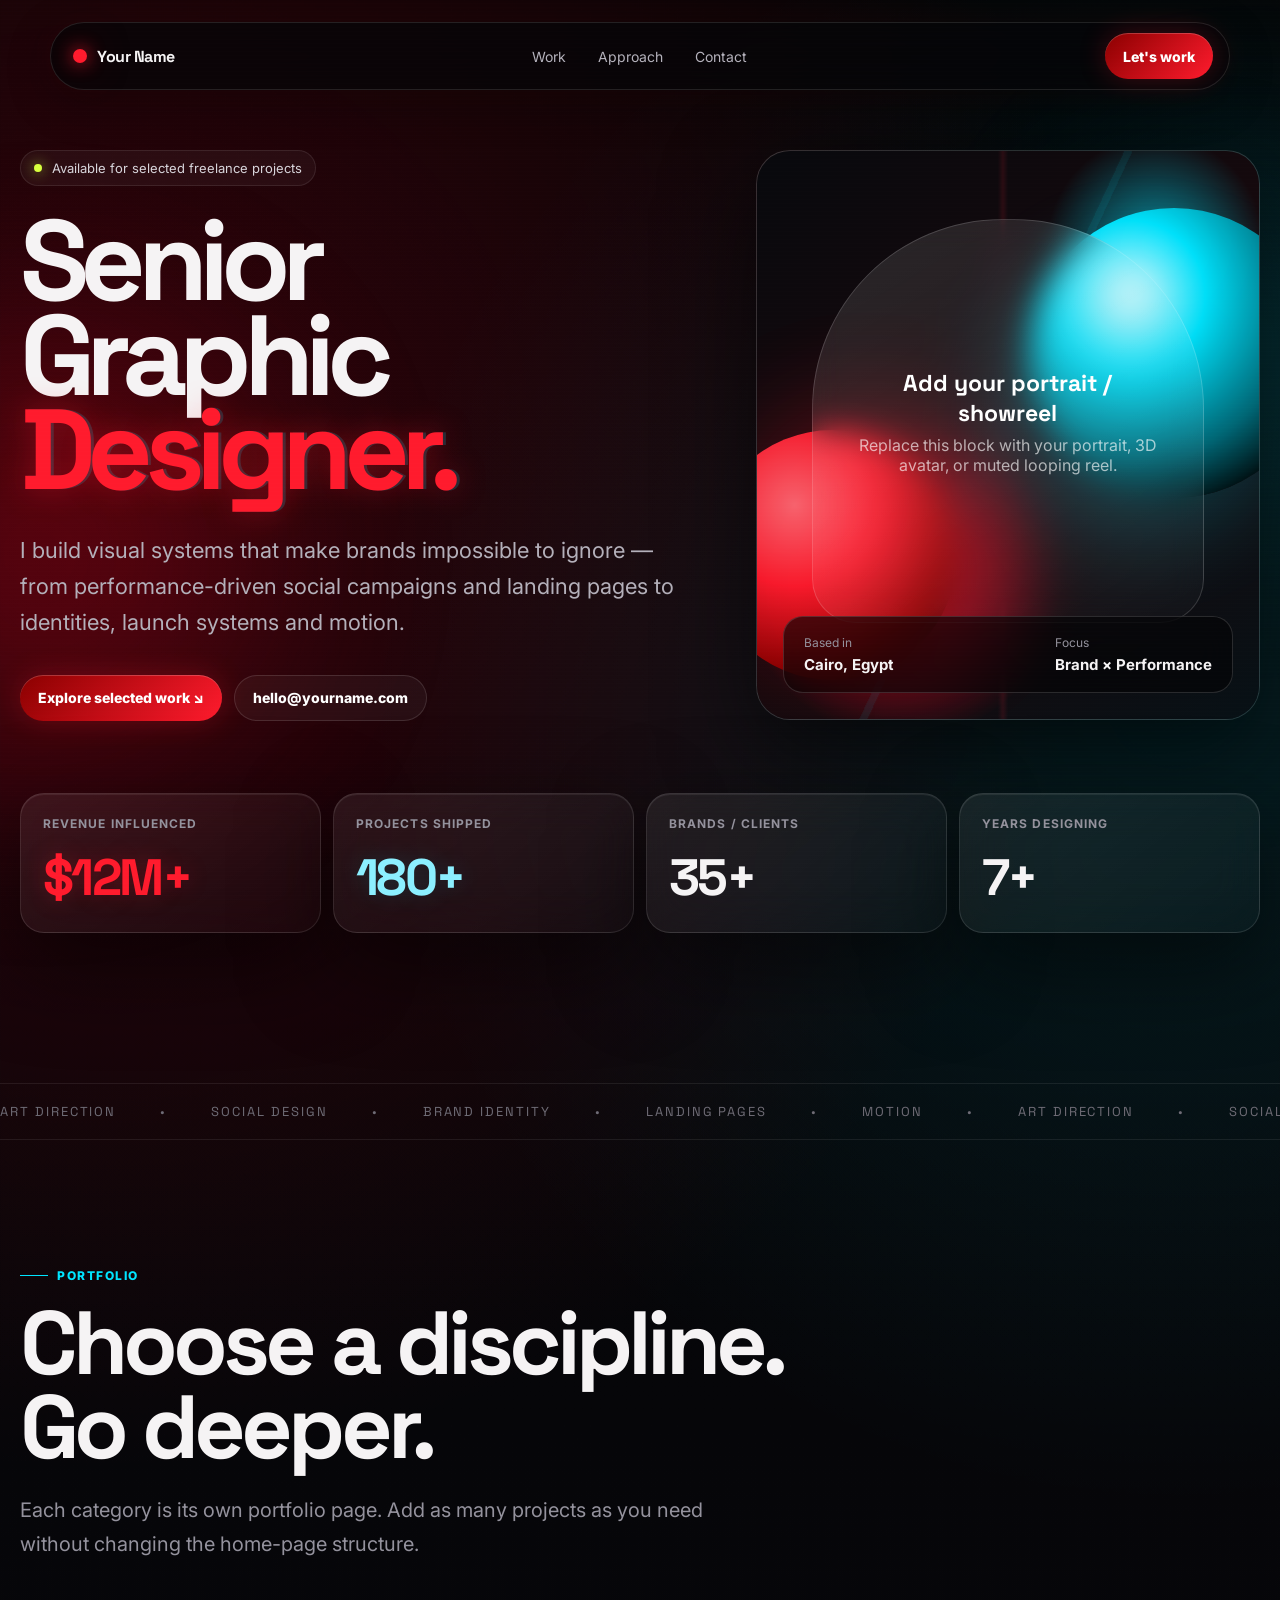
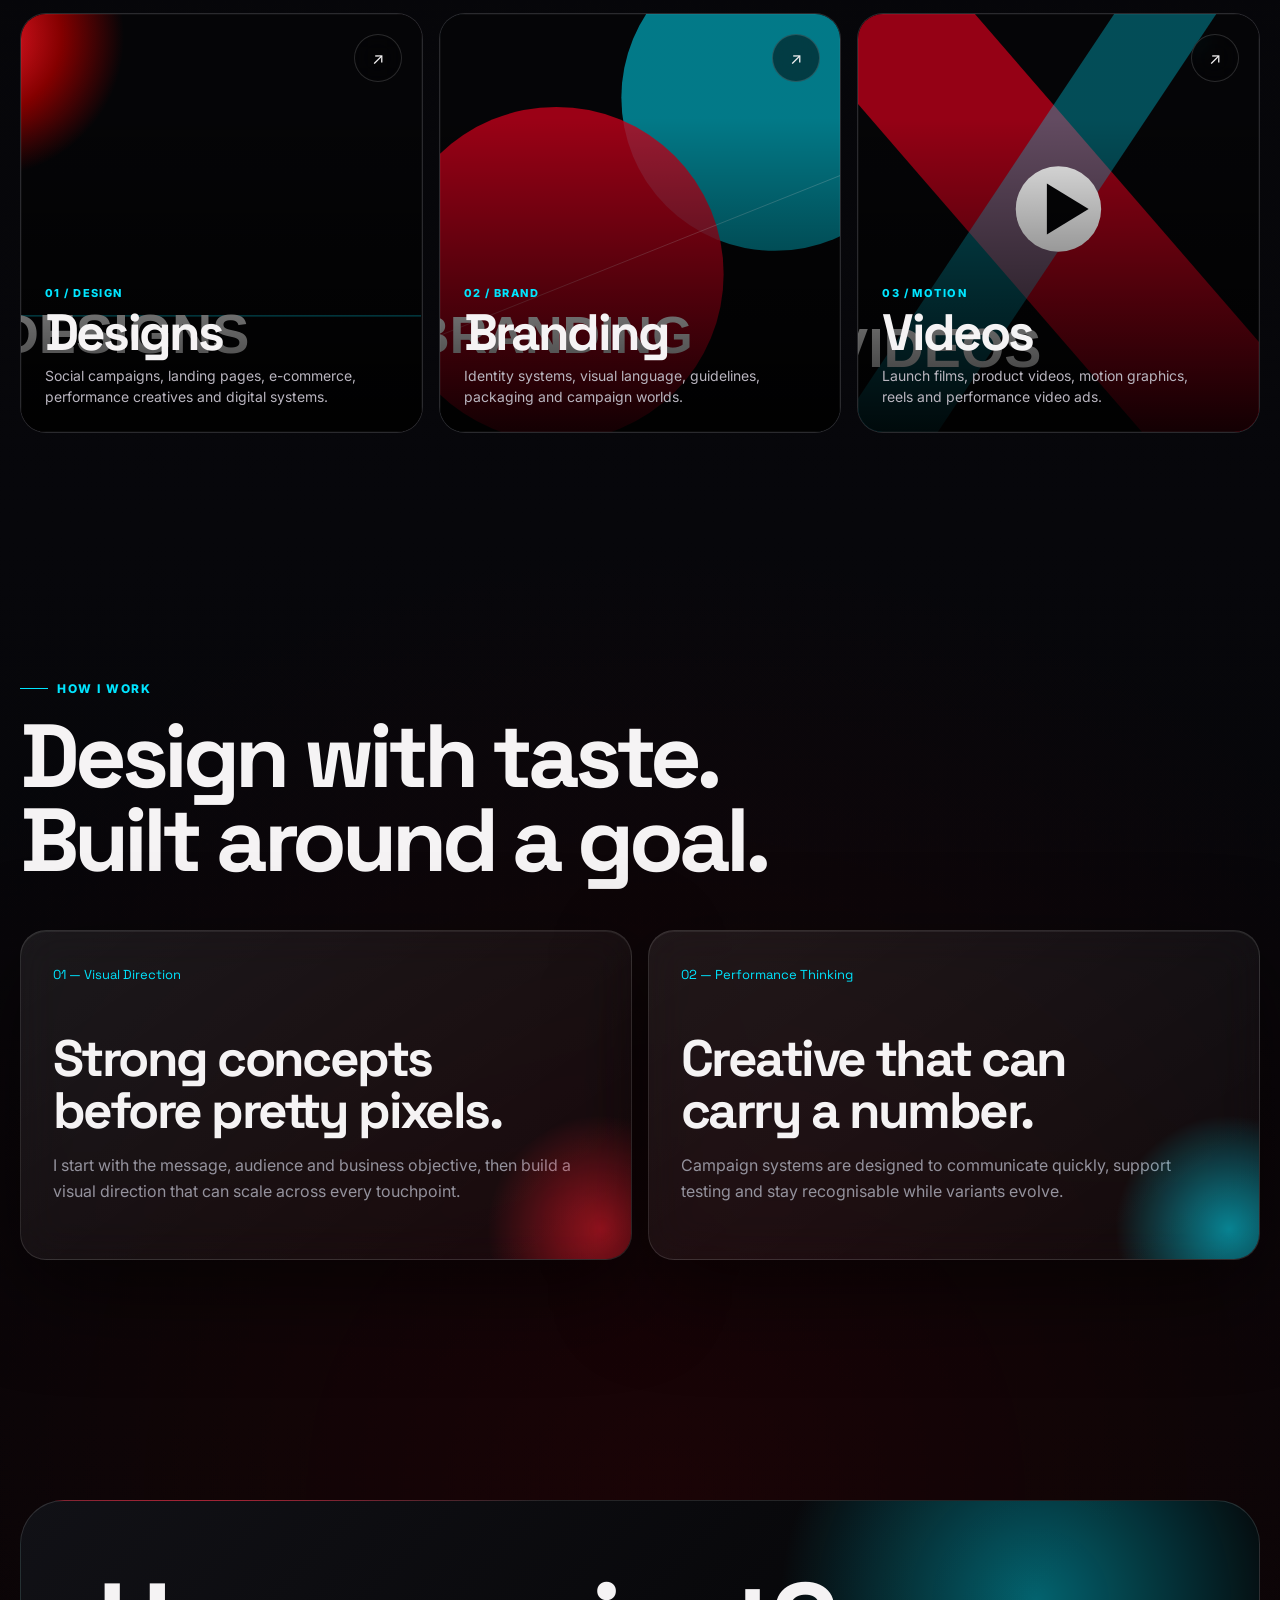
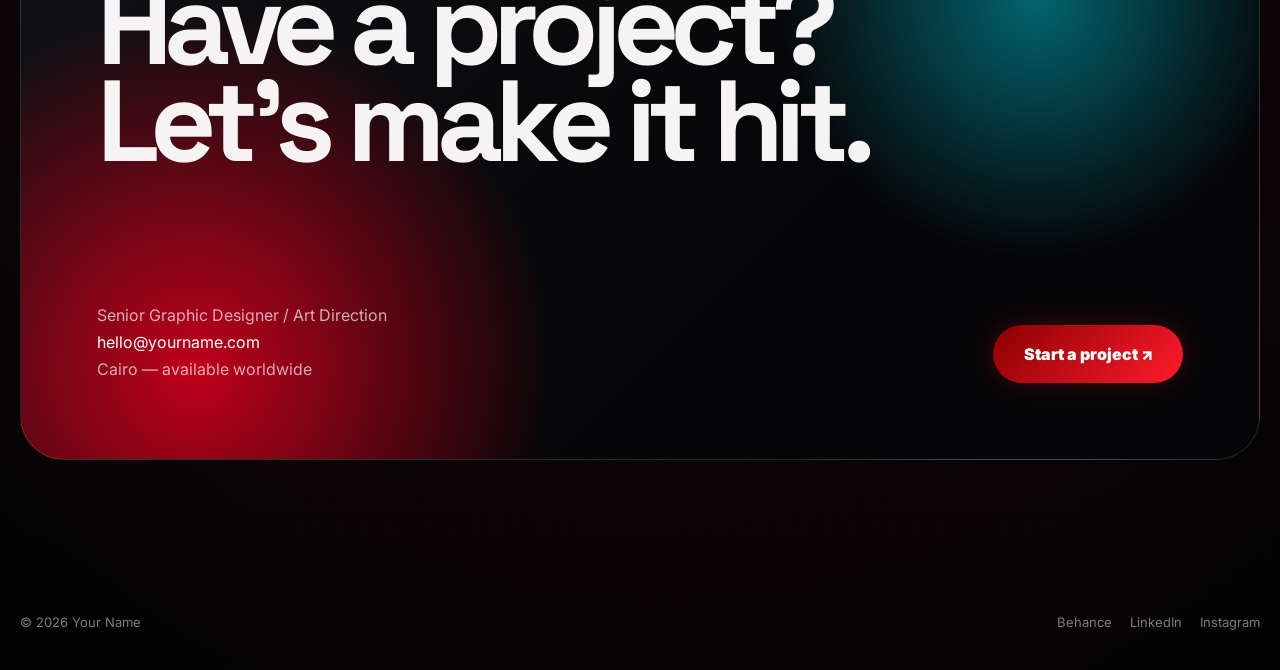
<file: index.html>
<!doctype html>
<html lang="en">
<head>
  <meta charset="utf-8">
  <meta name="viewport" content="width=device-width, initial-scale=1">
  <meta name="description" content="Senior Graphic Designer portfolio — social design, landing pages, branding and motion.">
  <title>Your Name — Senior Graphic Designer</title>
  <link rel="preconnect" href="https://fonts.googleapis.com">
  <link rel="preconnect" href="https://fonts.gstatic.com" crossorigin>
  <link href="https://fonts.googleapis.com/css2?family=Inter:wght@400;500;600;700;800;900&family=Space+Grotesk:wght@500;600;700&display=swap" rel="stylesheet">
  <link rel="stylesheet" href="styles.css">
</head>
<body>
  <div class="cursor-glow" aria-hidden="true"></div>

  <header class="site-header">
    <nav class="nav" aria-label="Main navigation">
      <a class="brand" href="index.html"><span class="brand-mark"></span><span>Your Name</span></a>
      <div class="nav-links">
        <a href="#work">Work</a>
        <a href="#approach">Approach</a>
        <a href="#contact">Contact</a>
      </div>
      <button class="menu-toggle" type="button" aria-label="Open navigation" aria-expanded="false" aria-controls="mobile-menu"><span></span></button>
      <a class="nav-cta magnetic" href="mailto:hello@yourname.com">Let's work</a>
    </nav>
    <div class="mobile-menu" id="mobile-menu" aria-label="Mobile navigation">
      <a href="#work">Work</a>
      <a href="#approach">Approach</a>
      <a href="#contact">Contact</a>
      <a href="designs.html">Designs</a>
      <a href="branding.html">Branding</a>
      <a href="videos.html">Videos</a>
    </div>
  </header>

  <main>
    <section class="hero">
      <div class="ambient red"></div>
      <div class="ambient blue"></div>
      <div class="container hero-grid">
        <div class="reveal">
          <div class="status"><span class="status-dot"></span>Available for selected freelance projects</div>
          <h1>Senior<br>Graphic <span class="accent">Designer.</span></h1>
          <p class="hero-sub">I build visual systems that make brands impossible to ignore — from performance-driven social campaigns and landing pages to identities, launch systems and motion.</p>
          <div class="hero-actions">
            <a href="#work" class="btn btn-primary magnetic">Explore selected work ↘</a>
            <a href="mailto:hello@yourname.com" class="btn btn-secondary">hello@yourname.com</a>
          </div>
        </div>

        <aside class="hero-card glass reveal" aria-label="Designer portrait area">
          <div class="orb one" data-parallax="14"></div>
          <div class="orb two" data-parallax="-10"></div>
          <div class="portrait-placeholder">
            <div><strong>Add your portrait / showreel</strong>Replace this block with your portrait, 3D avatar, or muted looping reel.</div>
          </div>
          <div class="availability-card">
            <div><span>Based in</span><strong>Cairo, Egypt</strong></div>
            <div><span>Focus</span><strong>Brand × Performance</strong></div>
          </div>
        </aside>

        <div class="stats reveal" aria-label="Professional impact statistics">
          <!-- Replace these numbers with your verified results -->
          <article class="stat glass red"><small>Revenue influenced</small><strong data-counter="12" data-prefix="$" data-suffix="M+">$0M+</strong></article>
          <article class="stat glass blue"><small>Projects shipped</small><strong data-counter="180" data-suffix="+">0+</strong></article>
          <article class="stat glass"><small>Brands / clients</small><strong data-counter="35" data-suffix="+">0+</strong></article>
          <article class="stat glass"><small>Years designing</small><strong data-counter="7" data-suffix="+">0+</strong></article>
        </div>
      </div>
    </section>

    <div class="marquee" aria-hidden="true">
      <div class="marquee-track">
        <span>Art Direction</span><span>•</span><span>Social Design</span><span>•</span><span>Brand Identity</span><span>•</span><span>Landing Pages</span><span>•</span><span>Motion</span><span>•</span>
        <span>Art Direction</span><span>•</span><span>Social Design</span><span>•</span><span>Brand Identity</span><span>•</span><span>Landing Pages</span><span>•</span><span>Motion</span><span>•</span>
      </div>
    </div>

    <section class="section" id="work">
      <div class="container">
        <div class="reveal">
          <span class="eyebrow">Portfolio</span>
          <h2 class="section-title">Choose a discipline.<br>Go deeper.</h2>
          <p class="section-copy">Each category is its own portfolio page. Add as many projects as you need without changing the home-page structure.</p>
        </div>

        <div class="category-portals">
          <!-- THUMBNAIL: replace the src value with any image URL or exported project cover -->
          <a class="portal reveal" href="designs.html">
            <img class="portal-thumb thumb-designs" alt="Designs category thumbnail" src="data:image/svg+xml,%3Csvg xmlns='http://www.w3.org/2000/svg' viewBox='0 0 1200 900'%3E%3Cdefs%3E%3CradialGradient id='r' cx='.2' cy='.2'%3E%3Cstop stop-color='%23ff1b2d'/%3E%3Cstop offset='.55' stop-color='%238b0000'/%3E%3Cstop offset='1' stop-color='%23050507'/%3E%3C/radialGradient%3E%3C/defs%3E%3Crect width='1200' height='900' fill='%23050507'/%3E%3Ccircle cx='270' cy='230' r='300' fill='url(%23r)'/%3E%3Cpath d='M160 650h870' stroke='%2300e5ff' stroke-width='3' opacity='.7'/%3E%3Ctext x='120' y='730' fill='white' font-family='Arial' font-size='120' font-weight='700'%3EDESIGNS%3C/text%3E%3C/svg%3E">
            <span class="portal-arrow">↗</span>
            <div class="portal-content"><span class="portal-index">01 / Design</span><h3>Designs</h3><p>Social campaigns, landing pages, e-commerce, performance creatives and digital systems.</p></div>
          </a>

          <a class="portal reveal" href="branding.html">
            <img class="portal-thumb thumb-branding" alt="Branding category thumbnail" src="data:image/svg+xml,%3Csvg xmlns='http://www.w3.org/2000/svg' viewBox='0 0 1200 900'%3E%3Crect width='1200' height='900' fill='%23050507'/%3E%3Ccircle cx='890' cy='180' r='330' fill='%2300e5ff' opacity='.55'/%3E%3Ccircle cx='420' cy='560' r='360' fill='%23d0001b' opacity='.78'/%3E%3Cpath d='M0 760L1200 280' stroke='white' stroke-width='2' opacity='.25'/%3E%3Ctext x='110' y='730' fill='white' font-family='Arial' font-size='112' font-weight='700'%3EBRANDING%3C/text%3E%3C/svg%3E">
            <span class="portal-arrow">↗</span>
            <div class="portal-content"><span class="portal-index">02 / Brand</span><h3>Branding</h3><p>Identity systems, visual language, guidelines, packaging and campaign worlds.</p></div>
          </a>

          <a class="portal reveal" href="videos.html">
            <img class="portal-thumb thumb-videos" alt="Videos category thumbnail" src="data:image/svg+xml,%3Csvg xmlns='http://www.w3.org/2000/svg' viewBox='0 0 1200 900'%3E%3Crect width='1200' height='900' fill='%23050507'/%3E%3Cpath d='M0 0h420L1200 900H780z' fill='%23d0001b' opacity='.75'/%3E%3Cpath d='M720 0h220L340 900H120z' fill='%2300e5ff' opacity='.34'/%3E%3Ccircle cx='600' cy='420' r='92' fill='white'/%3E%3Cpath d='M575 365l90 55-90 55z' fill='%23050507'/%3E%3Ctext x='110' y='760' fill='white' font-family='Arial' font-size='120' font-weight='700'%3EVIDEOS%3C/text%3E%3C/svg%3E">
            <span class="portal-arrow">↗</span>
            <div class="portal-content"><span class="portal-index">03 / Motion</span><h3>Videos</h3><p>Launch films, product videos, motion graphics, reels and performance video ads.</p></div>
          </a>
        </div>
      </div>
    </section>

    <section class="section" id="approach">
      <div class="container">
        <div class="reveal"><span class="eyebrow">How I work</span><h2 class="section-title">Design with taste.<br>Built around a goal.</h2></div>
        <div class="value-grid">
          <article class="value-card glass red reveal"><span class="value-number">01 — Visual Direction</span><h3>Strong concepts before pretty pixels.</h3><p>I start with the message, audience and business objective, then build a visual direction that can scale across every touchpoint.</p></article>
          <article class="value-card glass blue reveal"><span class="value-number">02 — Performance Thinking</span><h3>Creative that can carry a number.</h3><p>Campaign systems are designed to communicate quickly, support testing and stay recognisable while variants evolve.</p></article>
        </div>
      </div>
    </section>

    <section class="section" id="contact">
      <div class="container">
        <div class="contact-card reveal">
          <h2>Have a project?<br>Let’s make it hit.</h2>
          <div class="contact-bottom">
            <div class="contact-meta"><div>Senior Graphic Designer / Art Direction</div><a href="mailto:hello@yourname.com">hello@yourname.com</a><br><span>Cairo — available worldwide</span></div>
            <a class="contact-btn magnetic" href="mailto:hello@yourname.com">Start a project ↗</a>
          </div>
        </div>
      </div>
    </section>
  </main>

  <footer><div class="container footer-inner"><span>© <span data-year></span> Your Name</span><div class="footer-links"><a href="#">Behance</a><a href="#">LinkedIn</a><a href="#">Instagram</a></div></div></footer>
  <script src="app.js"></script>
</body>
</html>
</file>
<file: styles.css>
/* =========================================================
   PORTFOLIO DESIGN SYSTEM
   Change these variables to recolor the entire website.
   ========================================================= */
:root {
  --bg: #050507;
  --bg-2: #09090d;
  --panel: rgba(16, 16, 22, 0.72);
  --panel-strong: rgba(22, 22, 29, 0.9);
  --line: rgba(255, 255, 255, 0.12);
  --line-hot: rgba(255, 27, 45, 0.42);
  --text: #f5f3f4;
  --muted: #94929d;

  /* Main cyberpunk palette */
  --blood: #8b0000;
  --red: #d0001b;
  --red-hot: #ff1b2d;
  --cyan: #00e5ff;
  --cyan-soft: #8cefff;
  --violet: #8a2be2;
  --acid: #d7ff3f;

  --max: 1240px;
  --radius-xl: 34px;
  --radius-lg: 26px;
  --radius-md: 18px;
  --shadow: 0 30px 90px rgba(0, 0, 0, 0.55);
  --font-display: "Space Grotesk", "Inter", sans-serif;
  --font-body: "Inter", sans-serif;
}

* { box-sizing: border-box; }
html { scroll-behavior: smooth; }
body {
  margin: 0;
  min-height: 100vh;
  overflow-x: hidden;
  color: var(--text);
  font-family: var(--font-body);
  -webkit-font-smoothing: antialiased;
  background:
    radial-gradient(circle at 8% 12%, rgba(208,0,27,.22), transparent 28%),
    radial-gradient(circle at 92% 18%, rgba(0,229,255,.11), transparent 24%),
    radial-gradient(circle at 52% 80%, rgba(139,0,0,.16), transparent 30%),
    linear-gradient(180deg, #040405 0%, #07070b 55%, #030304 100%);
}

/* Fine cyberpunk scanline + grid texture */
body::before,
body::after {
  content: "";
  position: fixed;
  inset: 0;
  pointer-events: none;
}
body::before {
  z-index: 999;
  opacity: .16;
  background: repeating-linear-gradient(
    to bottom,
    transparent 0,
    transparent 3px,
    rgba(255,255,255,.018) 4px
  );
  mix-blend-mode: screen;
}
body::after {
  z-index: -3;
  opacity: .22;
  background-image:
    linear-gradient(rgba(255,255,255,.025) 1px, transparent 1px),
    linear-gradient(90deg, rgba(255,255,255,.025) 1px, transparent 1px);
  background-size: 58px 58px;
  mask-image: linear-gradient(to bottom, rgba(0,0,0,.8), transparent 82%);
}

a { color: inherit; text-decoration: none; }
img { width: 100%; display: block; }
button { font: inherit; }

.container {
  width: min(calc(100% - 40px), var(--max));
  margin-inline: auto;
}
.section { padding: 120px 0; position: relative; }

.glass {
  background: linear-gradient(145deg, rgba(255,255,255,.075), rgba(255,255,255,.018));
  border: 1px solid var(--line);
  box-shadow: inset 0 1px 0 rgba(255,255,255,.07), var(--shadow);
  backdrop-filter: blur(22px);
  -webkit-backdrop-filter: blur(22px);
}

.eyebrow {
  display: inline-flex;
  align-items: center;
  gap: 9px;
  color: var(--cyan);
  font-size: 12px;
  font-weight: 800;
  letter-spacing: .13em;
  text-transform: uppercase;
}
.eyebrow::before { content: ""; width: 28px; height: 1px; background: currentColor; }

.section-title {
  margin: 18px 0 0;
  max-width: 980px;
  font-family: var(--font-display);
  font-size: clamp(44px, 7vw, 92px);
  line-height: .94;
  letter-spacing: -.055em;
}
.section-copy {
  max-width: 700px;
  margin: 24px 0 0;
  color: var(--muted);
  font-size: clamp(16px, 1.6vw, 20px);
  line-height: 1.7;
}

/* NAV */
.site-header {
  position: fixed;
  left: 50%;
  top: 22px;
  transform: translateX(-50%);
  width: min(calc(100% - 32px), 1180px);
  z-index: 50;
}
.nav {
  height: 68px;
  padding: 0 16px 0 22px;
  border-radius: 999px;
  display: flex;
  align-items: center;
  justify-content: space-between;
  gap: 18px;
  background: rgba(6,6,9,.76);
  border: 1px solid rgba(255,255,255,.11);
  backdrop-filter: blur(20px);
  box-shadow: 0 12px 45px rgba(0,0,0,.3), 0 0 40px rgba(208,0,27,.06);
}
.brand { display:flex; align-items:center; gap:10px; font-family:var(--font-display); font-weight:700; letter-spacing:-.03em; }
.brand-mark {
  width: 14px; height: 14px; border-radius: 50%;
  background: var(--red-hot);
  box-shadow: 0 0 18px rgba(255,27,45,.9), 0 0 42px rgba(208,0,27,.5);
}
.nav-links { display:flex; gap:4px; align-items:center; }
.nav-links a { padding:10px 14px; color:#b5b2bc; font-size:14px; border-radius:999px; transition:.18s ease; }
.nav-links a:hover, .nav-links a.active { color:white; background:rgba(255,27,45,.1); box-shadow:inset 0 0 0 1px rgba(255,27,45,.15); }

.nav-cta,.btn {
  display:inline-flex; justify-content:center; align-items:center; gap:10px;
  min-height:46px; padding:0 18px; border-radius:999px;
  font-weight:800; font-size:14px; border:0; cursor:pointer;
  transition:transform .18s ease, box-shadow .18s ease, background .18s ease;
}
.nav-cta,.btn-primary {
  color:white;
  background: linear-gradient(135deg, var(--blood), var(--red-hot));
  box-shadow:0 0 28px rgba(255,27,45,.24), inset 0 1px 0 rgba(255,255,255,.2);
}
.nav-cta:hover,.btn-primary:hover { transform:translateY(-2px); box-shadow:0 0 42px rgba(255,27,45,.34); }
.btn-secondary { color:white; background:rgba(255,255,255,.04); border:1px solid var(--line); }

/* HERO */
.hero { min-height:100vh; display:flex; align-items:center; padding:150px 0 80px; position:relative; isolation:isolate; }
.hero-grid { display:grid; grid-template-columns:1.15fr .85fr; gap:54px; align-items:center; }
.status {
  width:fit-content; display:inline-flex; align-items:center; gap:10px; margin-bottom:28px;
  padding:9px 13px; border-radius:999px; color:#d8d5db; font-size:13px;
  background:rgba(255,255,255,.04); border:1px solid rgba(255,255,255,.09);
}
.status-dot { width:8px; height:8px; border-radius:50%; background:var(--acid); box-shadow:0 0 14px rgba(215,255,63,.75); }
.hero h1 {
  margin:0; max-width:830px; font-family:var(--font-display);
  font-size:clamp(64px,8.9vw,144px); line-height:.83; letter-spacing:-.075em; font-weight:700;
}
.hero h1 .accent {
  color:var(--red-hot);
  text-shadow:0 0 30px rgba(255,27,45,.34), 3px 0 0 rgba(0,229,255,.18);
}
.hero-sub { max-width:680px; margin:34px 0 0; color:#b4b0ba; font-size:clamp(17px,1.8vw,22px); line-height:1.65; }
.hero-actions { display:flex; flex-wrap:wrap; gap:12px; margin-top:34px; }

.hero-card {
  min-height:570px; position:relative; overflow:hidden; border-radius:var(--radius-xl);
  display:flex; align-items:flex-end; padding:26px;
}
.hero-card::before {
  content:""; position:absolute; inset:0;
  background:
    linear-gradient(115deg, transparent 0 48%, rgba(0,229,255,.08) 48% 49%, transparent 49% 100%),
    radial-gradient(circle at 78% 18%, rgba(0,229,255,.56), transparent 17%),
    radial-gradient(circle at 30% 74%, rgba(208,0,27,.88), transparent 28%),
    linear-gradient(145deg,#09090d 6%,#18090d 54%,#061116 100%);
  transform:scale(1.05);
}
.hero-card::after {
  content:""; position:absolute; inset:0;
  background:linear-gradient(90deg, transparent 0 48%, rgba(255,27,45,.25) 49%, transparent 50%);
  opacity:.45;
  mix-blend-mode:screen;
}
.orb { position:absolute; border-radius:999px; opacity:.96; pointer-events:none; }
.orb.one {
  width:290px; height:290px; top:10%; right:-12%;
  background:radial-gradient(circle at 35% 30%,#ecfdff,#00e5ff 27%,#006a79 60%,#001518 78%);
  box-shadow:-30px 40px 90px rgba(0,229,255,.22);
}
.orb.two {
  width:250px; height:250px; bottom:7%; left:-10%;
  background:radial-gradient(circle at 35% 30%,#ff6671,var(--red-hot) 34%,var(--blood) 70%,#250005 88%);
  box-shadow:35px -20px 110px rgba(255,27,45,.34);
}
.portrait-placeholder {
  position:absolute; inset:12% 11% 17%; display:grid; place-items:center;
  border-radius:190px 190px 44px 44px; border:1px solid rgba(255,255,255,.16);
  background:linear-gradient(150deg,rgba(255,255,255,.12),rgba(255,255,255,.025));
  backdrop-filter:blur(16px); color:rgba(255,255,255,.64); text-align:center; padding:40px; z-index:1;
}
.portrait-placeholder strong { display:block; color:white; font-family:var(--font-display); font-size:23px; margin-bottom:7px; }
.availability-card {
  width:100%; position:relative; z-index:3; display:flex; justify-content:space-between; align-items:center; gap:20px;
  padding:18px 20px; border-radius:20px; background:rgba(4,4,6,.62); border:1px solid rgba(255,255,255,.14); backdrop-filter:blur(18px);
}
.availability-card span { display:block; font-size:12px; color:var(--muted); margin-bottom:4px; }
.availability-card strong { font-size:15px; }

.stats { grid-column:1/-1; display:grid; grid-template-columns:repeat(4,1fr); gap:12px; margin-top:18px; }
.stat { min-height:140px; border-radius:24px; padding:22px; display:flex; flex-direction:column; justify-content:space-between; }
.stat small { color:var(--muted); font-size:12px; text-transform:uppercase; letter-spacing:.09em; font-weight:700; }
.stat strong { font-family:var(--font-display); font-size:clamp(31px,4vw,53px); letter-spacing:-.05em; }
.stat.red strong { color:var(--red-hot); text-shadow:0 0 25px rgba(255,27,45,.22); }
.stat.blue strong { color:var(--cyan-soft); text-shadow:0 0 25px rgba(0,229,255,.16); }

.ambient { position:absolute; border-radius:50%; filter:blur(110px); opacity:.28; pointer-events:none; z-index:-1; }
.ambient.red { width:420px; height:420px; background:var(--red); left:-170px; top:34%; }
.ambient.blue { width:320px; height:320px; background:var(--cyan); right:-130px; top:18%; opacity:.16; }

/* HOME CATEGORY PORTALS */
.category-portals { display:grid; grid-template-columns:repeat(12,1fr); gap:16px; margin-top:52px; }
.portal {
  position:relative; grid-column:span 4; min-height:420px; overflow:hidden; border-radius:var(--radius-lg);
  border:1px solid var(--line); background:var(--panel); isolation:isolate;
  transition:transform .3s ease, border-color .3s ease, box-shadow .3s ease;
}
.portal:hover { transform:translateY(-7px); border-color:rgba(255,27,45,.5); box-shadow:0 35px 80px rgba(0,0,0,.42), 0 0 44px rgba(208,0,27,.12); }
.portal-thumb { position:absolute; inset:0; width:100%; height:100%; object-fit:cover; transition:transform .7s cubic-bezier(.2,.8,.2,1), filter .35s ease; }
.portal:hover .portal-thumb { transform:scale(1.045); filter:saturate(1.15) contrast(1.04); }
.portal::before { content:""; position:absolute; inset:0; z-index:1; background:linear-gradient(180deg,rgba(0,0,0,.05) 25%,rgba(0,0,0,.88) 100%); }
.portal::after { content:""; position:absolute; inset:0; z-index:2; box-shadow:inset 0 0 0 1px rgba(255,255,255,.04); pointer-events:none; }
.portal-content { position:absolute; inset:auto 24px 24px; z-index:3; }
.portal-index { color:var(--cyan); font-size:11px; font-weight:800; letter-spacing:.13em; text-transform:uppercase; }
.portal h3 { margin:8px 0 8px; font-family:var(--font-display); font-size:clamp(34px,4vw,54px); line-height:.92; letter-spacing:-.055em; }
.portal p { margin:0; max-width:340px; color:#b9b5bf; line-height:1.55; font-size:14px; }
.portal-arrow {
  position:absolute; top:20px; right:20px; z-index:4; width:48px; height:48px; border-radius:50%;
  display:grid; place-items:center; background:rgba(5,5,7,.52); border:1px solid rgba(255,255,255,.15); backdrop-filter:blur(12px); transition:.25s ease;
}
.portal:hover .portal-arrow { transform:rotate(45deg); background:var(--red-hot); border-color:var(--red-hot); }

/* REPLACEABLE THUMBNAIL PLACEHOLDERS
   These SVGs are only visual stand-ins.
   In Framer, replace each Image layer.
   In HTML, replace the src="..." value on the relevant <img>.
*/
.thumb-designs { background:#13070a; }
.thumb-branding { background:#071215; }
.thumb-videos { background:#0c070f; }

/* MARQUEE */
.marquee { overflow:hidden; border-top:1px solid rgba(255,255,255,.08); border-bottom:1px solid rgba(255,255,255,.08); padding:19px 0; margin-top:70px; color:#6f6c76; font-family:var(--font-display); text-transform:uppercase; font-size:13px; letter-spacing:.15em; }
.marquee-track { display:flex; width:max-content; gap:44px; animation:marquee 22s linear infinite; }
@keyframes marquee { to { transform:translateX(-50%); } }

/* VALUE */
.value-grid { display:grid; grid-template-columns:1fr 1fr; gap:16px; margin-top:48px; }
.value-card { min-height:330px; padding:32px; border-radius:var(--radius-lg); position:relative; overflow:hidden; }
.value-number { font-family:var(--font-display); font-size:13px; color:var(--cyan); }
.value-card h3 { max-width:490px; margin:50px 0 16px; font-family:var(--font-display); font-size:clamp(30px,4vw,52px); line-height:1; letter-spacing:-.05em; }
.value-card p { max-width:540px; color:var(--muted); line-height:1.65; margin:0; }
.value-card.red::after,.value-card.blue::after { content:""; position:absolute; width:240px; height:240px; border-radius:50%; right:-90px; bottom:-90px; opacity:.55; }
.value-card.red::after { background:radial-gradient(circle,var(--red-hot),transparent 67%); }
.value-card.blue::after { background:radial-gradient(circle,var(--cyan),transparent 67%); }

/* CATEGORY / INNER PAGES */
.page-hero { padding:170px 0 70px; position:relative; }
.page-hero-grid { display:grid; grid-template-columns:1fr .42fr; gap:50px; align-items:end; }
.back-link { display:inline-flex; gap:10px; align-items:center; color:var(--muted); font-size:14px; margin-bottom:30px; }
.back-link:hover { color:white; }
.page-title { margin:0; font-family:var(--font-display); font-size:clamp(70px,11vw,160px); line-height:.82; letter-spacing:-.075em; }
.page-title .outline { color:transparent; -webkit-text-stroke:1px rgba(255,255,255,.36); }
.page-intro { color:#aaa6b0; font-size:18px; line-height:1.7; max-width:440px; }
.page-count { margin-top:26px; font-family:var(--font-display); color:var(--cyan); font-size:13px; text-transform:uppercase; letter-spacing:.12em; }

.filter-row { display:flex; flex-wrap:wrap; gap:8px; margin-top:38px; }
.filter-pill { padding:10px 14px; border-radius:999px; border:1px solid var(--line); color:#a9a5af; font-size:13px; background:rgba(255,255,255,.025); }
.filter-pill.active,.filter-pill:hover { color:white; border-color:rgba(255,27,45,.35); background:rgba(255,27,45,.08); }

.project-grid { display:grid; grid-template-columns:repeat(12,1fr); gap:16px; }
.project-card {
  grid-column:span 6; min-height:520px; position:relative; overflow:hidden; border-radius:var(--radius-lg);
  border:1px solid var(--line); background:#0b0b0e; isolation:isolate;
  transition:transform .28s ease,border-color .28s ease,box-shadow .28s ease;
}
.project-card.wide { grid-column:1/-1; min-height:620px; }
.project-card.tall { min-height:680px; }
.project-card:hover { transform:translateY(-5px); border-color:rgba(255,27,45,.46); box-shadow:0 30px 80px rgba(0,0,0,.42),0 0 40px rgba(208,0,27,.10); }
.project-thumb { position:absolute; inset:0; width:100%; height:100%; object-fit:cover; transition:transform .7s cubic-bezier(.2,.8,.2,1),filter .35s ease; }
.project-card:hover .project-thumb { transform:scale(1.035); filter:saturate(1.12); }
.project-card::after { content:""; position:absolute; inset:0; z-index:1; background:linear-gradient(180deg,rgba(0,0,0,.03) 30%,rgba(0,0,0,.9) 100%); }
.project-info { position:absolute; inset:auto 0 0; z-index:2; padding:28px; display:flex; justify-content:space-between; align-items:end; gap:20px; }
.project-kicker { color:var(--cyan); font-size:11px; font-weight:800; letter-spacing:.12em; text-transform:uppercase; }
.project-name { margin:7px 0 0; font-family:var(--font-display); font-size:clamp(26px,3vw,42px); letter-spacing:-.045em; }
.project-meta { color:#a8a4ae; font-size:13px; margin-top:9px; }
.project-arrow { width:52px; height:52px; flex:0 0 auto; border-radius:50%; display:grid; place-items:center; background:rgba(5,5,7,.55); border:1px solid rgba(255,255,255,.16); backdrop-filter:blur(12px); transition:.25s ease; }
.project-card:hover .project-arrow { transform:rotate(45deg); background:var(--red-hot); border-color:var(--red-hot); }

/* Placeholder image styles. Replace each SVG later with your own thumbnail. */
.placeholder-art { height:100%; width:100%; }

/* CONTACT */
.contact-card {
  position:relative; overflow:hidden; min-height:560px; border-radius:44px; padding:clamp(34px,6vw,76px);
  display:flex; flex-direction:column; justify-content:space-between;
  background:
    radial-gradient(circle at 82% 18%,rgba(0,229,255,.42),transparent 23%),
    radial-gradient(circle at 14% 84%,rgba(208,0,27,.92),transparent 31%),
    linear-gradient(135deg,#111116,#050507 62%);
  border:1px solid rgba(255,255,255,.13);
}
.contact-card h2 { position:relative; z-index:2; max-width:900px; margin:0; font-family:var(--font-display); font-size:clamp(58px,9vw,130px); line-height:.84; letter-spacing:-.075em; }
.contact-bottom { position:relative; z-index:2; display:flex; justify-content:space-between; align-items:end; gap:24px; margin-top:54px; }
.contact-meta { color:rgba(255,255,255,.68); line-height:1.7; }
.contact-meta a { color:white; }
.contact-btn { min-width:190px; min-height:58px; color:white; font-weight:900; border-radius:999px; display:inline-flex; align-items:center; justify-content:center; padding:0 24px; background:linear-gradient(135deg,var(--blood),var(--red-hot)); box-shadow:0 0 32px rgba(255,27,45,.2); }

footer { padding:34px 0 40px; color:#7e7a84; font-size:13px; }
.footer-inner { display:flex; justify-content:space-between; gap:20px; flex-wrap:wrap; }
.footer-links { display:flex; gap:18px; }

/* INTERACTIONS */
.cursor-glow { width:340px; height:340px; position:fixed; left:0; top:0; border-radius:50%; pointer-events:none; z-index:-1; opacity:0; background:radial-gradient(circle,rgba(255,27,45,.12),transparent 65%); transform:translate(-50%,-50%); transition:opacity .3s ease; }
.reveal { opacity:0; transform:translateY(28px); transition:opacity .7s ease,transform .7s cubic-bezier(.2,.8,.2,1); }
.reveal.is-visible { opacity:1; transform:translateY(0); }

@media (max-width:980px) {
  .hero-grid,.page-hero-grid { grid-template-columns:1fr; }
  .hero-card { min-height:520px; }
  .stats { grid-template-columns:repeat(2,1fr); }
  .category-portals { grid-template-columns:1fr; }
  .portal { grid-column:1/-1; min-height:360px; }
  .value-grid { grid-template-columns:1fr; }
  .project-card,.project-card.wide { grid-column:1/-1; }
  .nav-links { display:none; }
}

@media (max-width:700px) {
  .container { width:min(calc(100% - 24px),var(--max)); }
  .section { padding:88px 0; }
  .site-header { top:12px; width:calc(100% - 24px); }
  .nav { height:62px; padding:0 10px 0 16px; }
  .nav-cta { min-height:42px; padding:0 14px; }
  .hero { padding-top:118px; }
  .hero h1 { font-size:clamp(58px,18vw,92px); }
  .hero-card { min-height:460px; }
  .stats { grid-template-columns:1fr 1fr; }
  .stat { min-height:120px; }
  .page-hero { padding-top:130px; }
  .page-title { font-size:clamp(62px,21vw,105px); }
  .project-card,.project-card.wide,.project-card.tall { min-height:470px; }
  .contact-bottom { align-items:stretch; flex-direction:column; }
  .contact-btn { width:100%; }
  .contact-card { min-height:520px; border-radius:30px; }
}

@media (prefers-reduced-motion:reduce) {
  html { scroll-behavior:auto; }
  *,*::before,*::after { animation-duration:.01ms!important; animation-iteration-count:1!important; transition-duration:.01ms!important; }
}

/* =========================================================
   RESPONSIVE SYSTEM — TABLET + MOBILE
   Desktop styles above stay untouched. These overrides make
   the same design system adapt cleanly to smaller screens.
   ========================================================= */

/* Mobile navigation controls */
.menu-toggle {
  display: none;
  width: 44px;
  height: 44px;
  padding: 0;
  border: 1px solid rgba(255,255,255,.12);
  border-radius: 50%;
  background: rgba(255,255,255,.045);
  color: var(--text);
  cursor: pointer;
  align-items: center;
  justify-content: center;
  position: relative;
  flex: 0 0 auto;
}
.menu-toggle span,
.menu-toggle::before,
.menu-toggle::after {
  content: "";
  position: absolute;
  width: 17px;
  height: 1.5px;
  border-radius: 4px;
  background: currentColor;
  transition: transform .22s ease, opacity .22s ease, top .22s ease;
}
.menu-toggle::before { top: 15px; }
.menu-toggle span { top: 21px; }
.menu-toggle::after { top: 27px; }
.menu-toggle[aria-expanded="true"]::before { top: 21px; transform: rotate(45deg); }
.menu-toggle[aria-expanded="true"] span { opacity: 0; }
.menu-toggle[aria-expanded="true"]::after { top: 21px; transform: rotate(-45deg); }

.mobile-menu {
  display: none;
  margin-top: 10px;
  padding: 10px;
  border: 1px solid rgba(255,255,255,.12);
  border-radius: 24px;
  background: rgba(6,6,9,.93);
  box-shadow: 0 26px 70px rgba(0,0,0,.48), 0 0 45px rgba(208,0,27,.10);
  backdrop-filter: blur(24px);
  -webkit-backdrop-filter: blur(24px);
}
.mobile-menu.is-open { display: grid; }
.mobile-menu a {
  min-height: 52px;
  display: flex;
  align-items: center;
  justify-content: space-between;
  gap: 16px;
  padding: 0 14px;
  border-radius: 16px;
  color: #d5d2d9;
  font-size: 15px;
  font-weight: 700;
}
.mobile-menu a + a { border-top: 1px solid rgba(255,255,255,.07); }
.mobile-menu a:hover,
.mobile-menu a.active { color: #fff; background: rgba(255,27,45,.08); }
.mobile-menu a::after { content: "↗"; color: var(--cyan); font-weight: 500; }

/* Large tablets / small laptops */
@media (max-width: 1100px) {
  :root { --max: 980px; }
  .section { padding: 104px 0; }
  .hero { padding-top: 132px; min-height: auto; }
  .hero-grid { gap: 36px; }
  .hero h1 { font-size: clamp(68px, 10vw, 112px); }
  .hero-card { min-height: 520px; }
  .page-hero { padding-top: 150px; }
  .project-card { min-height: 480px; }
  .project-card.wide { min-height: 560px; }
  .project-card.tall { min-height: 600px; }
}

/* Tablets */
@media (max-width: 980px) {
  body { background-attachment: scroll; }
  .container { width: min(calc(100% - 36px), var(--max)); }
  .site-header { width: calc(100% - 28px); top: 14px; }
  .nav { height: 64px; padding: 0 10px 0 18px; }
  .nav-links { display: none; }
  .menu-toggle { display: inline-flex; }
  .nav-cta { margin-left: auto; }

  .hero { padding: 128px 0 70px; }
  .hero-grid,
  .page-hero-grid { grid-template-columns: 1fr; }
  .hero-grid { gap: 28px; }
  .hero h1 { max-width: 760px; font-size: clamp(66px, 12.5vw, 112px); }
  .hero-sub { max-width: 720px; }
  .hero-card { min-height: 500px; max-width: 760px; width: 100%; }
  .stats { grid-template-columns: repeat(2, minmax(0, 1fr)); }

  .section-title { font-size: clamp(48px, 8vw, 76px); }
  .category-portals {
    grid-template-columns: repeat(2, minmax(0, 1fr));
    gap: 14px;
  }
  .portal { grid-column: auto; min-height: 360px; }
  .portal:nth-child(3) { grid-column: 1 / -1; min-height: 390px; }

  .value-grid { grid-template-columns: 1fr; }
  .value-card { min-height: 280px; }

  .page-hero { padding: 132px 0 58px; }
  .page-title { font-size: clamp(76px, 15vw, 130px); }
  .page-intro { max-width: 700px; }
  .project-card,
  .project-card.wide,
  .project-card.tall { grid-column: 1 / -1; min-height: 520px; }

  .contact-card { min-height: 500px; }

  /* Disable mouse-only effects on touch-first layouts */
  .cursor-glow { display: none; }
}

/* Phones */
@media (max-width: 700px) {
  :root {
    --radius-xl: 26px;
    --radius-lg: 22px;
    --radius-md: 16px;
  }

  .container { width: min(calc(100% - 24px), var(--max)); }
  .section { padding: 78px 0; }
  .site-header { top: 10px; width: calc(100% - 20px); }
  .nav { height: 58px; padding: 0 7px 0 14px; gap: 9px; }
  .brand { gap: 8px; min-width: 0; }
  .brand span:last-child {
    max-width: 122px;
    overflow: hidden;
    text-overflow: ellipsis;
    white-space: nowrap;
  }
  .brand-mark { width: 12px; height: 12px; }
  .nav-cta {
    min-height: 40px;
    padding: 0 13px;
    font-size: 12px;
    white-space: nowrap;
  }
  .menu-toggle { width: 40px; height: 40px; }
  .mobile-menu { border-radius: 20px; margin-top: 7px; }

  .hero { min-height: auto; padding: 108px 0 54px; }
  .hero-grid { gap: 22px; }
  .status {
    margin-bottom: 20px;
    padding: 8px 11px;
    font-size: 11px;
    line-height: 1.35;
  }
  .hero h1 {
    font-size: clamp(54px, 17.2vw, 88px);
    line-height: .86;
    letter-spacing: -.068em;
  }
  .hero-sub {
    margin-top: 24px;
    font-size: 16px;
    line-height: 1.58;
  }
  .hero-actions {
    display: grid;
    grid-template-columns: 1fr;
    margin-top: 26px;
  }
  .hero-actions .btn { width: 100%; min-height: 50px; }

  .hero-card {
    min-height: 430px;
    padding: 16px;
    border-radius: 26px;
  }
  .portrait-placeholder {
    inset: 10% 7% 20%;
    padding: 24px;
    border-radius: 120px 120px 30px 30px;
    font-size: 13px;
    line-height: 1.5;
  }
  .portrait-placeholder strong { font-size: 19px; }
  .orb.one { width: 210px; height: 210px; right: -18%; }
  .orb.two { width: 190px; height: 190px; left: -18%; }
  .availability-card {
    padding: 14px 15px;
    gap: 12px;
    align-items: flex-start;
  }
  .availability-card strong { font-size: 13px; line-height: 1.25; }
  .availability-card span { font-size: 10px; }

  .stats { gap: 8px; margin-top: 4px; }
  .stat { min-height: 112px; padding: 16px; border-radius: 18px; }
  .stat small { font-size: 10px; line-height: 1.35; }
  .stat strong { font-size: clamp(28px, 9vw, 42px); }

  .marquee { margin-top: 38px; padding: 15px 0; font-size: 11px; }
  .marquee-track { gap: 28px; }

  .eyebrow { font-size: 10px; }
  .eyebrow::before { width: 20px; }
  .section-title {
    margin-top: 14px;
    font-size: clamp(43px, 13vw, 68px);
    line-height: .96;
  }
  .section-copy { margin-top: 18px; font-size: 15px; line-height: 1.6; }

  .category-portals { grid-template-columns: 1fr; margin-top: 34px; gap: 12px; }
  .portal,
  .portal:nth-child(3) { grid-column: 1; min-height: 330px; border-radius: 22px; }
  .portal-content { inset: auto 18px 18px; }
  .portal h3 { font-size: 40px; }
  .portal p { font-size: 13px; }
  .portal-arrow { width: 42px; height: 42px; top: 15px; right: 15px; }

  .value-grid { margin-top: 32px; gap: 12px; }
  .value-card { min-height: 290px; padding: 24px; border-radius: 22px; }
  .value-card h3 { margin-top: 42px; font-size: 34px; }
  .value-card p { font-size: 14px; }

  .page-hero { padding: 112px 0 44px; }
  .back-link { margin-bottom: 22px; }
  .page-title {
    font-size: clamp(58px, 18vw, 92px);
    line-height: .86;
  }
  .page-intro { font-size: 15px; line-height: 1.6; }
  .page-count { margin-top: 18px; font-size: 11px; }
  .filter-row {
    flex-wrap: nowrap;
    overflow-x: auto;
    overscroll-behavior-inline: contain;
    scrollbar-width: none;
    padding-bottom: 3px;
    margin-right: -12px;
    padding-right: 12px;
  }
  .filter-row::-webkit-scrollbar { display: none; }
  .filter-pill { flex: 0 0 auto; }

  .project-grid { gap: 12px; }
  .project-card,
  .project-card.wide,
  .project-card.tall { min-height: 430px; border-radius: 22px; }
  .project-info {
    padding: 20px;
    gap: 12px;
  }
  .project-name { font-size: clamp(25px, 8vw, 36px); }
  .project-meta { font-size: 12px; }
  .project-arrow { width: 44px; height: 44px; }

  .contact-card {
    min-height: 470px;
    padding: 28px 22px;
    border-radius: 26px;
  }
  .contact-card h2 {
    font-size: clamp(50px, 15vw, 82px);
    line-height: .88;
  }
  .contact-bottom {
    align-items: stretch;
    flex-direction: column;
    margin-top: 40px;
  }
  .contact-meta { font-size: 14px; }
  .contact-btn { width: 100%; min-height: 54px; }

  footer { padding: 26px 0 34px; }
  .footer-inner { flex-direction: column; align-items: flex-start; gap: 14px; }
  .footer-links { flex-wrap: wrap; gap: 14px; }
}

/* Very small phones */
@media (max-width: 440px) {
  .nav-cta { display: none; }
  .brand span:last-child { max-width: 180px; }
  .hero h1 { font-size: clamp(50px, 16.5vw, 72px); }
  .stats { grid-template-columns: 1fr 1fr; }
  .stat { min-height: 105px; }
  .availability-card { display: grid; grid-template-columns: 1fr 1fr; }
  .project-card,
  .project-card.wide,
  .project-card.tall { min-height: 390px; }
}

/* Landscape phones */
@media (max-width: 900px) and (orientation: landscape) {
  .hero { padding-top: 104px; }
  .hero-card { min-height: 410px; }
  .portrait-placeholder { inset: 8% 12% 20%; }
  .project-card,
  .project-card.wide,
  .project-card.tall { min-height: 400px; }
}

/* Touch devices: remove hover-only movement that can feel sticky */
@media (hover: none), (pointer: coarse) {
  .portal:hover,
  .project-card:hover,
  .nav-cta:hover,
  .btn-primary:hover { transform: none; }
  .portal:hover .portal-thumb,
  .project-card:hover .project-thumb { transform: none; }
  .portal:hover .portal-arrow,
  .project-card:hover .project-arrow { transform: none; }
}

@media (max-width: 980px) {
  .brand { order: 1; }
  .nav-cta { order: 2; margin-left: auto; }
  .menu-toggle { order: 3; }
}
</file>
